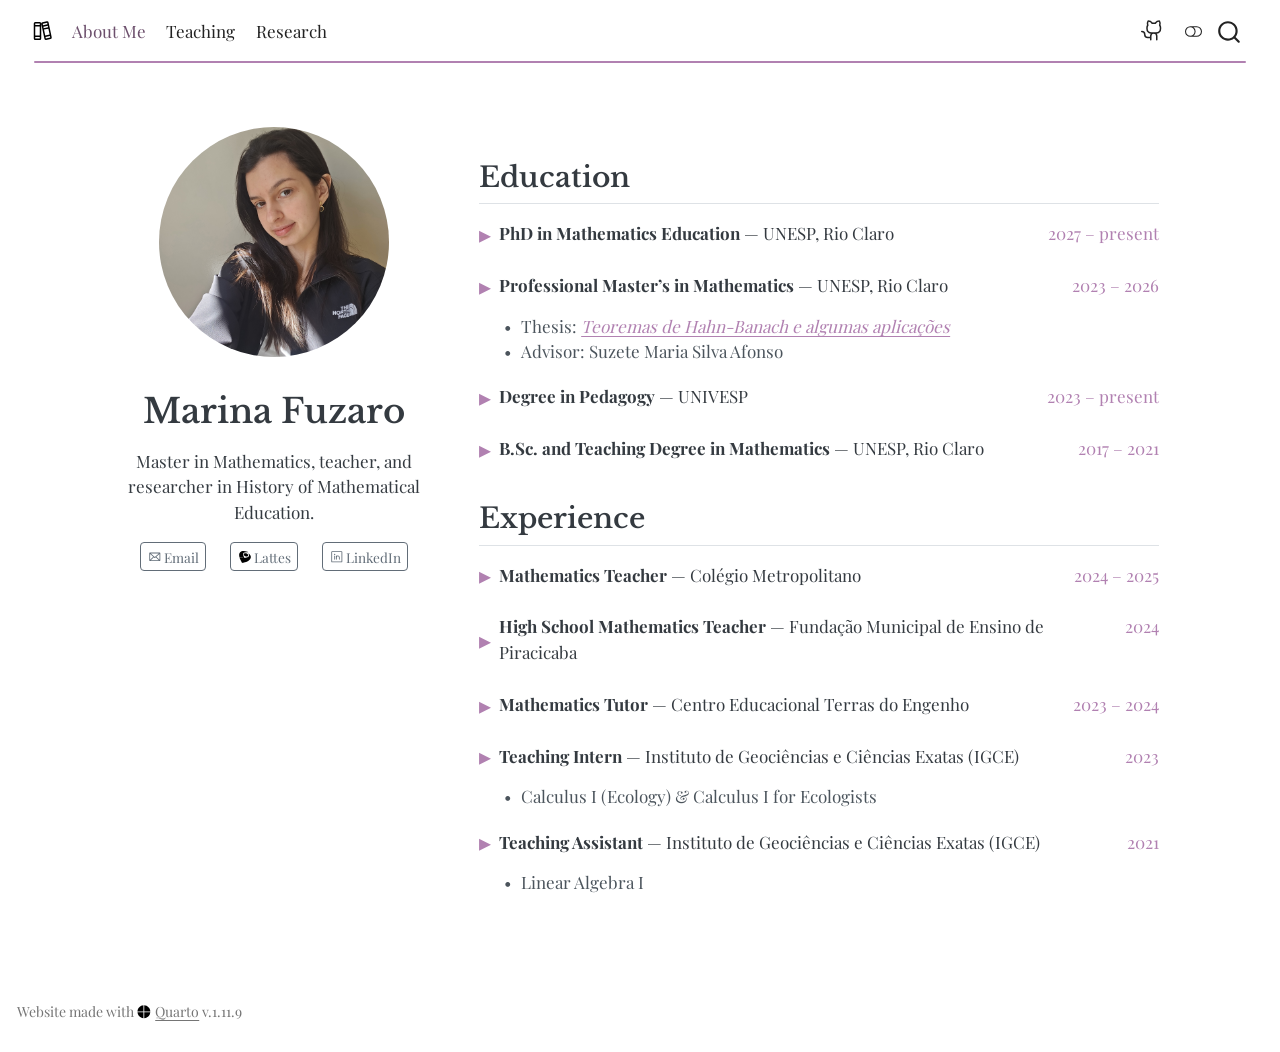
<file: index.html>
<!DOCTYPE html>
<html xmlns="http://www.w3.org/1999/xhtml" lang="en" xml:lang="en"><head>

<meta charset="utf-8">
<meta name="generator" content="quarto-1.11.9">

<meta name="viewport" content="width=device-width, initial-scale=1.0, user-scalable=yes">


<title>Marina Fuzaro</title>
<style>
/* Default styles provided by pandoc.
** See https://pandoc.org/MANUAL.html#variables-for-html for config info.
*/
span.smallcaps{font-variant: small-caps;}
div.columns{display: flex; gap: 1.5em;}
div.column{flex: auto;}
@media screen {
div.columns{gap: min(4vw, 1.5em);}
div.column{overflow-x: auto;}
}
div.hanging-indent{margin-left: 1.5em; text-indent: -1.5em;}
ul.task-list{list-style: none;}
ul.task-list li input[type="checkbox"] {
  width: 0.8em;
  margin: 0 0.8em 0.2em -1em; /* quarto-specific, see https://github.com/quarto-dev/quarto-cli/issues/4556 */ 
  vertical-align: middle;
}
</style>


<script src="site_libs/quarto-nav/quarto-nav.js"></script>
<script src="site_libs/quarto-nav/headroom.min.js"></script>
<script src="site_libs/clipboard/clipboard.min.js"></script>
<script src="site_libs/quarto-search/autocomplete.umd.js"></script>
<script src="site_libs/quarto-search/fuse.min.js"></script>
<script src="site_libs/quarto-search/quarto-search.js"></script>
<meta name="quarto:offset" content="./">
<script src="site_libs/quarto-html/quarto.js" type="module"></script>
<script src="site_libs/quarto-html/tabsets/tabsets.js" type="module"></script>
<script src="site_libs/quarto-html/scrollable-regions/scrollable-regions.js" type="module"></script>
<script src="site_libs/quarto-html/popper.min.js"></script>
<script src="site_libs/quarto-html/tippy.umd.min.js"></script>
<script src="site_libs/quarto-html/anchor.min.js"></script>
<link href="site_libs/quarto-html/tippy.css" rel="stylesheet">
<link href="site_libs/quarto-html/quarto-syntax-highlighting-63b5708e65d6cd79cd7618c58d0c21e7.css" rel="stylesheet" class="quarto-color-scheme" id="quarto-text-highlighting-styles">
<link href="site_libs/quarto-html/quarto-syntax-highlighting-dark-447e42e69aaa9833c0ba1b986f430b20.css" rel="stylesheet" class="quarto-color-scheme quarto-color-alternate" id="quarto-text-highlighting-styles">
<link href="site_libs/quarto-html/quarto-syntax-highlighting-63b5708e65d6cd79cd7618c58d0c21e7.css" rel="stylesheet" class="quarto-color-scheme-extra" id="quarto-text-highlighting-styles">
<script src="site_libs/bootstrap/bootstrap.min.js"></script>
<link href="site_libs/bootstrap/bootstrap-icons.css" rel="stylesheet">
<link href="site_libs/bootstrap/bootstrap-db64bd2aeeac2d63142adee6f4786b34.min.css" rel="stylesheet" append-hash="true" class="quarto-color-scheme" id="quarto-bootstrap" data-mode="light">
<link href="site_libs/bootstrap/bootstrap-dark-7a528909fb70dd95037801e3ada7a90f.min.css" rel="stylesheet" append-hash="true" class="quarto-color-scheme quarto-color-alternate" id="quarto-bootstrap" data-mode="dark">
<link href="site_libs/bootstrap/bootstrap-db64bd2aeeac2d63142adee6f4786b34.min.css" rel="stylesheet" append-hash="true" class="quarto-color-scheme-extra" id="quarto-bootstrap" data-mode="light">
<script id="quarto-search-options" type="application/json">{
  "location": "navbar",
  "copy-button": false,
  "collapse-after": 3,
  "panel-placement": "end",
  "type": "overlay",
  "limit": 50,
  "keyboard-shortcut": [
    "f",
    "/",
    "s"
  ],
  "show-item-context": false,
  "language": {
    "search-no-results-text": "No results",
    "search-matching-documents-text": "matching documents",
    "search-copy-link-title": "Copy link to search",
    "search-hide-matches-text": "Hide additional matches",
    "search-more-match-text": "more match in this document",
    "search-more-matches-text": "more matches in this document",
    "search-clear-button-title": "Clear",
    "search-text-placeholder": "",
    "search-detached-cancel-button-title": "Cancel",
    "search-submit-button-title": "Submit",
    "search-label": "Search"
  }
}</script>


<meta property="og:title" content="Marina Fuzaro">
<meta property="og:image" content="https://marinafuzaro.github.io/www/img/profile.jpeg">
<meta property="og:image:height" content="2736">
<meta property="og:image:width" content="3648">
</head>

<body class="nav-fixed fullcontent quarto-light"><a id="quarto-skip-link" class="visually-hidden-focusable" href="#quarto-document-content">Skip to main content</a><script id="quarto-html-before-body" type="application/javascript">
    const toggleBodyColorMode = (bsSheetEl) => {
      const mode = bsSheetEl.getAttribute("data-mode");
      const bodyEl = window.document.querySelector("body");
      if (mode === "dark") {
        bodyEl.classList.add("quarto-dark");
        bodyEl.classList.remove("quarto-light");
      } else {
        bodyEl.classList.add("quarto-light");
        bodyEl.classList.remove("quarto-dark");
      }
    }
    const toggleBodyColorPrimary = () => {
      const bsSheetEl = window.document.querySelector("link#quarto-bootstrap:not([rel=disabled-stylesheet])");
      if (bsSheetEl) {
        toggleBodyColorMode(bsSheetEl);
      }
    }
    const setColorSchemeToggle = (alternate) => {
      const toggles = window.document.querySelectorAll('.quarto-color-scheme-toggle');
      for (let i=0; i < toggles.length; i++) {
        const toggle = toggles[i];
        if (toggle) {
          toggle.setAttribute("aria-checked", alternate ? "true" : "false");
          if (alternate) {
            toggle.classList.add("alternate");
          } else {
            toggle.classList.remove("alternate");
          }
        }
      }
    };
    const toggleColorMode = (alternate) => {
      // Switch the stylesheets
      const primaryStylesheets = window.document.querySelectorAll('link.quarto-color-scheme:not(.quarto-color-alternate)');
      const alternateStylesheets = window.document.querySelectorAll('link.quarto-color-scheme.quarto-color-alternate');
      manageTransitions('#quarto-margin-sidebar .nav-link', false);
      if (alternate) {
        // note: dark is layered on light, we don't disable primary!
        enableStylesheet(alternateStylesheets);
        for (const sheetNode of alternateStylesheets) {
          if (sheetNode.id === "quarto-bootstrap") {
            toggleBodyColorMode(sheetNode);
          }
        }
      } else {
        disableStylesheet(alternateStylesheets);
        enableStylesheet(primaryStylesheets)
        toggleBodyColorPrimary();
      }
      manageTransitions('#quarto-margin-sidebar .nav-link', true);
      // Switch the toggles
      setColorSchemeToggle(alternate)
    }
    // Hack to workaround the fact that safari doesn't
    // properly recolor the scrollbar when toggling (#1455).
    // Not run on load: stylesheets are set before first paint there, and
    // scrolling would undo the scroll to a URL fragment (#14973).
    // The one pixel nudge keeps the reader where they were.
    const refreshSafariScrollbar = () => {
      if (navigator.userAgent.indexOf('Safari') > 0 && navigator.userAgent.indexOf('Chrome') == -1) {
        manageTransitions("body", false);
        const scrollY = window.scrollY;
        window.scrollTo(0, scrollY > 0 ? scrollY - 1 : 1);
        setTimeout(() => {
          window.scrollTo(0, scrollY);
          manageTransitions("body", true);
        }, 40);
      }
    }
    const disableStylesheet = (stylesheets) => {
      for (let i=0; i < stylesheets.length; i++) {
        const stylesheet = stylesheets[i];
        stylesheet.rel = 'disabled-stylesheet';
      }
    }
    const enableStylesheet = (stylesheets) => {
      for (let i=0; i < stylesheets.length; i++) {
        const stylesheet = stylesheets[i];
        if(stylesheet.rel !== 'stylesheet') { // for Chrome, which will still FOUC without this check
          stylesheet.rel = 'stylesheet';
        }
      }
    }
    const manageTransitions = (selector, allowTransitions) => {
      const els = window.document.querySelectorAll(selector);
      for (let i=0; i < els.length; i++) {
        const el = els[i];
        if (allowTransitions) {
          el.classList.remove('notransition');
        } else {
          el.classList.add('notransition');
        }
      }
    }
    const isFileUrl = () => {
      return window.location.protocol === 'file:';
    }
    const hasAlternateSentinel = () => {
      let styleSentinel = getColorSchemeSentinel();
      if (styleSentinel !== null) {
        return styleSentinel === "alternate";
      } else {
        return false;
      }
    }
    const setStyleSentinel = (alternate) => {
      const value = alternate ? "alternate" : "default";
      if (!isFileUrl()) {
        window.localStorage.setItem("quarto-color-scheme", value);
      } else {
        localAlternateSentinel = value;
      }
    }
    const getColorSchemeSentinel = () => {
      if (!isFileUrl()) {
        const storageValue = window.localStorage.getItem("quarto-color-scheme");
        return storageValue != null ? storageValue : localAlternateSentinel;
      } else {
        return localAlternateSentinel;
      }
    }
    const toggleGiscusIfUsed = (isAlternate, darkModeDefault) => {
      const baseTheme = document.querySelector('#giscus-base-theme')?.value ?? 'light';
      const alternateTheme = document.querySelector('#giscus-alt-theme')?.value ?? 'dark';
      let newTheme = '';
      if(authorPrefersDark) {
        newTheme = isAlternate ? baseTheme : alternateTheme;
      } else {
        newTheme = isAlternate ? alternateTheme : baseTheme;
      }
      const changeGiscusTheme = () => {
        // From: https://github.com/giscus/giscus/issues/336
        const sendMessage = (message) => {
          const iframe = document.querySelector('iframe.giscus-frame');
          if (!iframe) return;
          iframe.contentWindow.postMessage({ giscus: message }, 'https://giscus.app');
        }
        sendMessage({
          setConfig: {
            theme: newTheme
          }
        });
      }
      const isGiscussLoaded = window.document.querySelector('iframe.giscus-frame') !== null;
      if (isGiscussLoaded) {
        changeGiscusTheme();
      }
    };
    const authorPrefersDark = false;
    const darkModeDefault = authorPrefersDark;
      document.querySelector('link#quarto-text-highlighting-styles.quarto-color-scheme-extra').rel = 'disabled-stylesheet';
      document.querySelector('link#quarto-bootstrap.quarto-color-scheme-extra').rel = 'disabled-stylesheet';
    let localAlternateSentinel = darkModeDefault ? 'alternate' : 'default';
    // Dark / light mode switch
    window.quartoToggleColorScheme = () => {
      // Read the current dark / light value
      let toAlternate = !hasAlternateSentinel();
      toggleColorMode(toAlternate);
      refreshSafariScrollbar();
      setStyleSentinel(toAlternate);
      toggleGiscusIfUsed(toAlternate, darkModeDefault);
      window.dispatchEvent(new Event('resize'));
    };
    // Switch to dark mode if need be
    if (hasAlternateSentinel()) {
      toggleColorMode(true);
    } else {
      toggleColorMode(false);
    }
  </script>

<div id="quarto-search-results"></div>
  <header id="quarto-header" class="headroom fixed-top">
    <nav class="navbar navbar-expand-lg " data-bs-theme="dark" aria-label="Site">
      <div class="navbar-container container-fluid">
      <div class="navbar-brand-container mx-auto">
    <a href="./index.html" class="navbar-brand navbar-brand-logo">
    <img src="./www/icons/books.svg" alt="" class="navbar-logo light-content">
    <img src="./www/icons/books.svg" alt="" class="navbar-logo dark-content">
    </a>
  </div>
          <button class="navbar-toggler" type="button" data-bs-toggle="collapse" data-bs-target="#navbarCollapse" aria-controls="navbarCollapse" aria-expanded="false" aria-label="Toggle navigation" onclick="if (window.quartoToggleHeadroom) { window.quartoToggleHeadroom(); }">
  <span class="navbar-toggler-icon"></span>
</button>
          <div class="collapse navbar-collapse" id="navbarCollapse">
            <ul class="navbar-nav navbar-nav-scroll me-auto">
  <li class="nav-item">
    <a class="nav-link active" href="./index.html" aria-current="page"> 
<span class="menu-text">About Me</span></a>
  </li>  
  <li class="nav-item">
    <a class="nav-link" href="./teaching/index.html"> 
<span class="menu-text">Teaching</span></a>
  </li>  
  <li class="nav-item">
    <a class="nav-link" href="./research/index.html"> 
<span class="menu-text">Research</span></a>
  </li>  
</ul>
            <ul class="navbar-nav navbar-nav-scroll ms-auto">
  <li class="nav-item">
    <a class="nav-link" href="https://github.com/marinafuzaro"> 
<span class="menu-text"><svg class="nav-icon" aria-hidden="true"><use href="www/icons/github.svg#icon"></use></svg></span></a>
  </li>  
</ul>
          </div> <!-- /navcollapse -->
            <div class="quarto-navbar-tools">
  <button type="button" role="switch" aria-checked="false" class="quarto-color-scheme-toggle quarto-navigation-tool  px-1" onclick="window.quartoToggleColorScheme(); return false;" title="Toggle dark mode" aria-label="Toggle dark mode"><i class="bi"></i></button>
</div>
            <div id="quarto-search" class="" title="Search"></div>
      </div> <!-- /container-fluid -->
    </nav>
</header>
<!-- content -->
<div id="quarto-content" class="quarto-container page-columns page-rows-contents page-layout-article page-navbar">
<!-- sidebar -->
<!-- margin-sidebar -->
    
<!-- main -->
<main class="content" id="quarto-document-content" tabindex="-1"><header id="title-block-header" class="quarto-title-block"></header>





<div class="about-split">
<div class="about-split-left">
<p><img src="www/img/profile.jpeg" class="about-photo img-fluid"></p>
<section id="marina-fuzaro" class="level1">
<h1>Marina Fuzaro</h1>
<p>Master in Mathematics, teacher, and researcher in History of Mathematical Education.</p>
<div class="about-links">
<a href="mailto:marinafuzaro@gmail.com" class="about-link"><svg class="nav-icon" aria-hidden="true"><use href="www/icons/email.svg#icon"></use></svg> Email</a><a href="http://lattes.cnpq.br/7681457601206658" class="about-link"><img src="www/icons/lattes.svg" class="nav-icon" alt=""> Lattes</a><a href="https://www.linkedin.com/in/marina-fuzaro-magossi-3babb8157/" class="about-link"><svg class="nav-icon" aria-hidden="true"><use href="www/icons/linkedin.svg#icon"></use></svg> LinkedIn</a>
</div>
</section>
</div>
<div class="about-split-right">
<section id="education" class="level2">
<h2 class="anchored" data-anchor-id="education">Education</h2>
<div class="edu-entry">
<div class="edu-header">
<span class="edu-title"><strong>PhD in Mathematics Education</strong> — UNESP, Rio Claro</span><span class="edu-date">2027 – present</span>
</div>
</div>
<div class="edu-entry">
<div class="edu-header">
<span class="edu-title"><strong>Professional Master’s in Mathematics</strong> — UNESP, Rio Claro</span><span class="edu-date">2023 – 2026</span>
</div>
<ul class="edu-details">
<li>
Thesis: <a href="https://repositorio.unesp.br/entities/publication/4f49a472-bc82-4ee1-9a16-e60a361b49d6"><em>Teoremas de Hahn-Banach e algumas aplicações</em></a>
</li>
<li>
Advisor: Suzete Maria Silva Afonso
</li>
</ul>
</div>
<div class="edu-entry">
<div class="edu-header">
<span class="edu-title"><strong>Degree in Pedagogy</strong> — UNIVESP</span><span class="edu-date">2023 – present</span>
</div>
</div>
<div class="edu-entry">
<div class="edu-header">
<span class="edu-title"><strong>B.Sc. and Teaching Degree in Mathematics</strong> — UNESP, Rio Claro</span><span class="edu-date">2017 – 2021</span>
</div>
</div>
</section>
<section id="experience" class="level2">
<h2 class="anchored" data-anchor-id="experience">Experience</h2>
<div class="edu-entry">
<div class="edu-header">
<span class="edu-title"><strong>Mathematics Teacher</strong> — Colégio Metropolitano</span><span class="edu-date">2024 – 2025</span>
</div>
</div>
<div class="edu-entry">
<div class="edu-header">
<span class="edu-title"><strong>High School Mathematics Teacher</strong> — Fundação Municipal de Ensino de Piracicaba </span><span class="edu-date">2024</span>
</div>
</div>
<div class="edu-entry">
<div class="edu-header">
<span class="edu-title"><strong>Mathematics Tutor</strong> — Centro Educacional Terras do Engenho</span><span class="edu-date">2023 – 2024</span>
</div>
</div>
<div class="edu-entry">
<div class="edu-header">
<span class="edu-title"><strong>Teaching Intern</strong> — Instituto de Geociências e Ciências Exatas (IGCE)</span><span class="edu-date">2023</span>
</div>
<ul class="edu-details">
<li>
Calculus I (Ecology) &amp; Calculus I for Ecologists
</li>
</ul>
</div>
<div class="edu-entry">
<div class="edu-header">
<span class="edu-title"><strong>Teaching Assistant</strong> — Instituto de Geociências e Ciências Exatas (IGCE)</span><span class="edu-date">2021</span>
</div>
<ul class="edu-details">
<li>
Linear Algebra I
</li>
</ul>
</div>
</section>
</div>
</div>



</main> <!-- /main -->
<script id="quarto-html-after-body" type="application/javascript">
  window.document.addEventListener("DOMContentLoaded", function (event) {
    // Ensure there is a toggle, if there isn't float one in the top right
    if (window.document.querySelector('.quarto-color-scheme-toggle') === null) {
      const toggle = window.document.createElement('button');
      toggle.type = "button";
      toggle.setAttribute("role", "switch");
      toggle.setAttribute("aria-checked", "false");
      toggle.classList.add('top-right');
      toggle.classList.add('quarto-color-scheme-toggle');
      toggle.setAttribute("aria-label", "Toggle dark mode");
      toggle.onclick = function() { try { window.quartoToggleColorScheme(); } catch {} return false; };
      const i = window.document.createElement("i");
      i.classList.add('bi');
      toggle.appendChild(i);
      // Put the toggle in a landmark of its own, so that landmark navigation
      // can reach it.
      //
      // The container is always a fresh direct child of body, and the toggle is
      // never moved into page furniture that the theme or the author controls.
      // The toggle is positioned against the page, so any ancestor that
      // establishes a containing block captures it: a positioned element or a
      // grid for position: absolute, and transform, filter, will-change or
      // contain for position: fixed. A direct child of body has none of these
      // to inherit, and the shift when one appears is silent and visual.
      //
      // ARIA says a document should have at most one banner, and axe reports a
      // duplicate whether or not the banners carry distinct labels. So use a
      // header when the page has no banner yet, and a named region otherwise.
      //
      // A header is a banner wherever it sits, unless it is inside sectioning
      // content, so this cannot just look at the children of body: a custom
      // page layout wraps the title block header in a plain div. An explicit
      // role="banner" always counts.
      const sectioning = 'article, aside, main, nav, section, [role="article"], [role="complementary"], [role="main"], [role="navigation"], [role="region"]';
      const hasBanner = Array.from(
        window.document.querySelectorAll('header:not([role]), [role="banner"]')
      ).some(function(el) {
        return el.hasAttribute("role") || el.closest(sectioning) === null;
      });
      const container = window.document.createElement(hasBanner ? "div" : "header");
      if (hasBanner) {
        container.setAttribute("role", "region");
        container.setAttribute("aria-label", "Toggle dark mode");
      }
      container.classList.add('quarto-color-scheme-toggle-container');
      container.appendChild(toggle);
      window.document.body.appendChild(container);
    }
    setColorSchemeToggle(hasAlternateSentinel())
    const icon = "";
    const anchorJS = new window.AnchorJS();
    anchorJS.options = {
      placement: 'right',
      icon: icon
    };
    anchorJS.add('.anchored');
    const isCodeAnnotation = (el) => {
      for (const clz of el.classList) {
        if (clz.startsWith('code-annotation-')) {                     
          return true;
        }
      }
      return false;
    }
    const onCopySuccess = function(e) {
      // button target
      const button = e.trigger;
      // don't keep focus
      button.blur();
      // flash "checked"
      button.classList.add('code-copy-button-checked');
      var currentTitle = button.getAttribute("title");
      button.setAttribute("title", "Copied!");
      let tooltip;
      if (window.bootstrap) {
        button.setAttribute("data-bs-toggle", "tooltip");
        button.setAttribute("data-bs-placement", "left");
        button.setAttribute("data-bs-title", "Copied!");
        tooltip = new bootstrap.Tooltip(button, 
          { trigger: "manual", 
            customClass: "code-copy-button-tooltip",
            offset: [0, -8]});
        tooltip.show();    
      }
      setTimeout(function() {
        if (tooltip) {
          tooltip.hide();
          button.removeAttribute("data-bs-title");
          button.removeAttribute("data-bs-toggle");
          button.removeAttribute("data-bs-placement");
        }
        button.setAttribute("title", currentTitle);
        button.classList.remove('code-copy-button-checked');
      }, 1000);
      // clear code selection
      e.clearSelection();
    }
    const getTextToCopy = function(trigger) {
      const outerScaffold = trigger.parentElement.cloneNode(true);
      const codeEl = outerScaffold.querySelector('code');
      for (const childEl of codeEl.children) {
        if (isCodeAnnotation(childEl)) {
          childEl.remove();
        }
      }
      return codeEl.innerText;
    }
    const clipboard = new window.ClipboardJS('.code-copy-button:not([data-in-quarto-modal])', {
      text: getTextToCopy
    });
    clipboard.on('success', onCopySuccess);
    if (window.document.getElementById('quarto-embedded-source-code-modal')) {
      const clipboardModal = new window.ClipboardJS('.code-copy-button[data-in-quarto-modal]', {
        text: getTextToCopy,
        container: window.document.getElementById('quarto-embedded-source-code-modal')
      });
      clipboardModal.on('success', onCopySuccess);
    }
      var localhostRegex = new RegExp(/^(?:http|https):\/\/localhost\:?[0-9]*\//);
      var mailtoRegex = new RegExp(/^mailto:/);
        var filterRegex = new RegExp("https:\/\/marinafuzaro\.github\.io\/");
      var isInternal = (href) => {
          return filterRegex.test(href) || localhostRegex.test(href) || mailtoRegex.test(href);
      }
      // Inspect non-navigation links and adorn them if external
      window.quartoDecorateExternalLinks = function (root) {
     var links = (root || window.document).querySelectorAll('a[href]:not(.nav-link):not(.navbar-brand):not(.toc-action):not(.sidebar-link):not(.sidebar-item-toggle):not(.pagination-link):not(.no-external):not([aria-hidden]):not(.dropdown-item):not(.quarto-navigation-tool):not(.about-link)');
      for (var i=0; i<links.length; i++) {
        const link = links[i];
        if (!isInternal(link.href)) {
          // undo the damage that might have been done by quarto-nav.js in the case of
          // links that we want to consider external
          if (link.dataset.originalHref !== undefined) {
            link.href = link.dataset.originalHref;
          }
          if (!link.classList.contains('no-external-icon')) {
          }
        }
      }
      };
      window.quartoDecorateExternalLinks(window.document);
    // Esc closes the popup (WCAG 1.4.13) and focus leaving both trigger and
    // popup closes it (WCAG 2.4.11); tippy handles neither for interactive popups.
    const hideOnEscAndFocusOut = {
      name: 'hideOnEscAndFocusOut',
      defaultValue: true,
      fn(instance) {
        const dismiss = () => {
          // A show scheduled by the trigger delay would otherwise reopen it
          instance.clearDelayTimeouts();
          instance.hide();
        };
        const onKeyDown = (event) => {
          if (event.key !== 'Escape') {
            return;
          }
          // Keep Esc from also reaching page handlers (e.g. reveal.js overview),
          // except an open reveal.js slide menu, which Esc should close too.
          // The menu handles keys only when its keyboard option is on.
          const menuHandlesEsc = window.Reveal?.getPlugin?.('menu')?.isOpen() &&
            window.Reveal.getConfig().menu?.keyboard !== false;
          if (!menuHandlesEsc) {
            event.stopPropagation();
          }
          if (instance.popper.contains(window.document.activeElement)) {
            // Disabled while refocusing so the focus trigger does not reopen it
            instance.disable();
            instance.reference.focus();
            instance.enable();
          }
          dismiss();
        };
        const onFocusOut = (event) => {
          const target = event.relatedTarget;
          if (target && !instance.reference.contains(target) &&
              !instance.popper.contains(target)) {
            dismiss();
          }
        };
        // On the trigger too: a click trigger (code-annotations: select) has no
        // blur handling. Attached for the instance's lifetime so leaving the
        // trigger also cancels a show still pending on the trigger delay.
        instance.reference.addEventListener('focusout', onFocusOut);
        return {
          onShow() {
            window.document.addEventListener('keydown', onKeyDown, true);
            instance.popper.addEventListener('focusout', onFocusOut);
          },
          onHide() {
            window.document.removeEventListener('keydown', onKeyDown, true);
            instance.popper.removeEventListener('focusout', onFocusOut);
          },
          onDestroy() {
            instance.reference.removeEventListener('focusout', onFocusOut);
          },
        };
      },
    };
    function tippyHover(el, contentFn, onTriggerFn, onUntriggerFn) {
      const config = {
        allowHTML: true,
        maxWidth: 500,
        delay: 100,
        arrow: false,
        appendTo: function(el) {
            return el.parentElement;
        },
        interactive: true,
        interactiveBorder: 10,
        theme: 'quarto',
        placement: 'bottom-start',
        plugins: [hideOnEscAndFocusOut],
      };
      if (contentFn) {
        config.content = contentFn;
      }
      if (onTriggerFn) {
        config.onTrigger = onTriggerFn;
      }
      if (onUntriggerFn) {
        config.onUntrigger = onUntriggerFn;
      }
      window.tippy(el, config); 
    }
    const noterefs = window.document.querySelectorAll('a[role="doc-noteref"]');
    for (var i=0; i<noterefs.length; i++) {
      const ref = noterefs[i];
      tippyHover(ref, function() {
        // use id or data attribute instead here
        let href = ref.getAttribute('data-footnote-href') || ref.getAttribute('href');
        try { href = new URL(href).hash; } catch {}
        const id = href.replace(/^#\/?/, "");
        const note = window.document.getElementById(id);
        if (note) {
          return note.innerHTML;
        } else {
          return "";
        }
      });
    }
    const xrefs = window.document.querySelectorAll('a.quarto-xref');
    const processXRef = (id, note) => {
      // Strip column container classes
      const stripColumnClz = (el) => {
        el.classList.remove("page-full", "page-columns");
        if (el.children) {
          for (const child of el.children) {
            stripColumnClz(child);
          }
        }
      }
      stripColumnClz(note)
      if (id === null || id.startsWith('sec-')) {
        // Special case sections, only their first couple elements
        const container = document.createElement("div");
        if (note.children && note.children.length > 2) {
          container.appendChild(note.children[0].cloneNode(true));
          for (let i = 1; i < note.children.length; i++) {
            const child = note.children[i];
            if (child.tagName === "P" && child.innerText === "") {
              continue;
            } else {
              container.appendChild(child.cloneNode(true));
              break;
            }
          }
          if (window.Quarto?.typesetMath) {
            window.Quarto.typesetMath(container);
          }
          return container.innerHTML
        } else {
          if (window.Quarto?.typesetMath) {
            window.Quarto.typesetMath(note);
          }
          return note.innerHTML;
        }
      } else {
        // Remove any anchor links if they are present
        const anchorLink = note.querySelector('a.anchorjs-link');
        if (anchorLink) {
          anchorLink.remove();
        }
        if (window.Quarto?.typesetMath) {
          window.Quarto.typesetMath(note);
        }
        if (note.classList.contains("callout")) {
          return note.outerHTML;
        } else {
          return note.innerHTML;
        }
      }
    }
    for (var i=0; i<xrefs.length; i++) {
      const xref = xrefs[i];
      tippyHover(xref, undefined, function(instance) {
        instance.disable();
        let url = xref.getAttribute('href');
        let hash = undefined; 
        if (url.startsWith('#')) {
          hash = url;
        } else {
          try { hash = new URL(url).hash; } catch {}
        }
        if (hash) {
          const id = hash.replace(/^#\/?/, "");
          const note = window.document.getElementById(id);
          if (note !== null) {
            try {
              const html = processXRef(id, note.cloneNode(true));
              instance.setContent(html);
            } finally {
              instance.enable();
              instance.show();
            }
          } else {
            // See if we can fetch this
            fetch(url.split('#')[0])
            .then(res => res.text())
            .then(html => {
              const parser = new DOMParser();
              const htmlDoc = parser.parseFromString(html, "text/html");
              const note = htmlDoc.getElementById(id);
              if (note !== null) {
                const html = processXRef(id, note);
                instance.setContent(html);
              } 
            }).finally(() => {
              instance.enable();
              instance.show();
            });
          }
        } else {
          // See if we can fetch a full url (with no hash to target)
          // This is a special case and we should probably do some content thinning / targeting
          fetch(url)
          .then(res => res.text())
          .then(html => {
            const parser = new DOMParser();
            const htmlDoc = parser.parseFromString(html, "text/html");
            const note = htmlDoc.querySelector('main.content');
            if (note !== null) {
              // This should only happen for chapter cross references
              // (since there is no id in the URL)
              // remove the first header
              if (note.children.length > 0 && note.children[0].tagName === "HEADER") {
                note.children[0].remove();
              }
              const html = processXRef(null, note);
              instance.setContent(html);
            } 
          }).finally(() => {
            instance.enable();
            instance.show();
          });
        }
      }, function(instance) {
      });
    }
        let selectedAnnoteEl;
        const selectorForAnnotation = ( cell, annotation) => {
          let cellAttr = 'data-code-cell="' + cell + '"';
          let lineAttr = 'data-code-annotation="' +  annotation + '"';
          const selector = 'span[' + cellAttr + '][' + lineAttr + ']';
          return selector;
        }
        const selectCodeLines = (annoteEl) => {
          const doc = window.document;
          const targetCell = annoteEl.getAttribute("data-target-cell");
          const targetAnnotation = annoteEl.getAttribute("data-target-annotation");
          const annoteSpan = window.document.querySelector(selectorForAnnotation(targetCell, targetAnnotation));
          const lines = annoteSpan.getAttribute("data-code-lines").split(",");
          const lineIds = lines.map((line) => {
            return targetCell + "-" + line;
          })
          // Each band is positioned against its own containing block, which is
          // not the offsetParent of the lines, so place it from client rects.
          const placeBand = (band, firstEl, lastEl, codeBlock) => {
            const container = band.offsetParent;
            if (container === null) {
              return;
            }
            const containerRect = container.getBoundingClientRect();
            // Reveal.js scales slides with a transform, so convert client
            // pixels back to the CSS pixels of the container.
            const scale = containerRect.height / container.offsetHeight || 1;
            const firstRect = firstEl.getBoundingClientRect();
            const lastRect = lastEl.getBoundingClientRect();
            const top = (firstRect.top - containerRect.top) / scale - container.clientTop + container.scrollTop;
            const height = (lastRect.bottom - firstRect.top) / scale;
            band.style.top = top - 2 + "px";
            band.style.height = height + 4 + "px";
            if (codeBlock) {
              // Without the copy button wrapper, the containing block is wider
              // than the code block, so span the code block explicitly.
              const blockRect = codeBlock.getBoundingClientRect();
              band.style.left = (blockRect.left - containerRect.left) / scale - container.clientLeft + container.scrollLeft + "px";
              band.style.width = blockRect.width / scale + "px";
            }
          };
          if (lineIds.length > 0) {
            const el = window.document.getElementById(lineIds[0]);
            const lastEl = window.document.getElementById(lineIds[lineIds.length - 1]);
            const parent = el.parentElement.parentElement;
            // cook up a div (if necessary) and position it
            let div = window.document.getElementById("code-annotation-line-highlight");
            if (div === null) {
              div = window.document.createElement("div");
              div.setAttribute("id", "code-annotation-line-highlight");
              div.style.position = 'absolute';
              parent.appendChild(div);
            }
            placeBand(div, el, lastEl, parent.closest("div.sourceCode") || parent);
            let gutterDiv = window.document.getElementById("code-annotation-line-highlight-gutter");
            if (gutterDiv === null) {
              gutterDiv = window.document.createElement("div");
              gutterDiv.setAttribute("id", "code-annotation-line-highlight-gutter");
              gutterDiv.style.position = 'absolute';
              const codeCell = window.document.getElementById(targetCell);
              const gutter = codeCell.querySelector('.code-annotation-gutter');
              gutter.appendChild(gutterDiv);
            }
            placeBand(gutterDiv, el, lastEl);
            selectedAnnoteEl = annoteEl;
          }
        };
        const unselectCodeLines = () => {
          const elementsIds = ["code-annotation-line-highlight", "code-annotation-line-highlight-gutter"];
          elementsIds.forEach((elId) => {
            const div = window.document.getElementById(elId);
            if (div) {
              div.remove();
            }
          });
          selectedAnnoteEl = undefined;
        };
          // Handle positioning of the toggle
      window.addEventListener(
        "resize",
        throttle(() => {
          elRect = undefined;
          if (selectedAnnoteEl) {
            selectCodeLines(selectedAnnoteEl);
          }
        }, 10)
      );
      function throttle(fn, ms) {
      let throttle = false;
      let timer;
        return (...args) => {
          if(!throttle) { // first call gets through
              fn.apply(this, args);
              throttle = true;
          } else { // all the others get throttled
              if(timer) clearTimeout(timer); // cancel #2
              timer = setTimeout(() => {
                fn.apply(this, args);
                timer = throttle = false;
              }, ms);
          }
        };
      }
        // Attach click handler to the DT
        const annoteDls = window.document.querySelectorAll('dt[data-target-cell]');
        for (const annoteDlNode of annoteDls) {
          annoteDlNode.addEventListener('click', (event) => {
            const clickedEl = event.target;
            if (clickedEl !== selectedAnnoteEl) {
              unselectCodeLines();
              const activeEl = window.document.querySelector('dt[data-target-cell].code-annotation-active');
              if (activeEl) {
                activeEl.classList.remove('code-annotation-active');
              }
              selectCodeLines(clickedEl);
              clickedEl.classList.add('code-annotation-active');
            } else {
              // Unselect the line
              unselectCodeLines();
              clickedEl.classList.remove('code-annotation-active');
            }
          });
        }
    const findCites = (el) => {
      const parentEl = el.parentElement;
      if (parentEl) {
        const cites = parentEl.dataset.cites;
        if (cites) {
          return {
            el,
            cites: cites.split(' ')
          };
        } else {
          return findCites(el.parentElement)
        }
      } else {
        return undefined;
      }
    };
    var bibliorefs = window.document.querySelectorAll('a[role="doc-biblioref"]');
    for (var i=0; i<bibliorefs.length; i++) {
      const ref = bibliorefs[i];
      const citeInfo = findCites(ref);
      if (citeInfo) {
        tippyHover(citeInfo.el, function() {
          var popup = window.document.createElement('div');
          citeInfo.cites.forEach(function(cite) {
            var citeDiv = window.document.createElement('div');
            citeDiv.classList.add('hanging-indent');
            citeDiv.classList.add('csl-entry');
            var biblioDiv = window.document.getElementById('ref-' + cite);
            if (biblioDiv) {
              citeDiv.innerHTML = biblioDiv.innerHTML;
            }
            popup.appendChild(citeDiv);
          });
          return popup.innerHTML;
        });
      }
    }
  });
  </script>
  <script type="application/javascript">
  window.quartoScrollableRegionsLabels = {"code":"Scrollable code","output":"Scrollable output"};
  </script>
</div> <!-- /content -->
<footer class="footer">
  <div class="nav-footer">
    <div class="nav-footer-left">
<p>Website made with <a href="https://quarto.org"><img src="www/icons/quarto.svg" class="nav-icon" alt="" aria-hidden="true">Quarto</a> v.1.11.9</p>
</div>   
    <div class="nav-footer-center">
      &nbsp;
    </div>
    <div class="nav-footer-right">
      &nbsp;
    </div>
  </div>
</footer>




</body></html>
</file>
<file: site_libs/quarto-html/tippy.css>
.tippy-box[data-animation=fade][data-state=hidden]{opacity:0}[data-tippy-root]{max-width:calc(100vw - 10px)}.tippy-box{position:relative;background-color:#333;color:#fff;border-radius:4px;font-size:14px;line-height:1.4;white-space:normal;outline:0;transition-property:transform,visibility,opacity}.tippy-box[data-placement^=top]>.tippy-arrow{bottom:0}.tippy-box[data-placement^=top]>.tippy-arrow:before{bottom:-7px;left:0;border-width:8px 8px 0;border-top-color:initial;transform-origin:center top}.tippy-box[data-placement^=bottom]>.tippy-arrow{top:0}.tippy-box[data-placement^=bottom]>.tippy-arrow:before{top:-7px;left:0;border-width:0 8px 8px;border-bottom-color:initial;transform-origin:center bottom}.tippy-box[data-placement^=left]>.tippy-arrow{right:0}.tippy-box[data-placement^=left]>.tippy-arrow:before{border-width:8px 0 8px 8px;border-left-color:initial;right:-7px;transform-origin:center left}.tippy-box[data-placement^=right]>.tippy-arrow{left:0}.tippy-box[data-placement^=right]>.tippy-arrow:before{left:-7px;border-width:8px 8px 8px 0;border-right-color:initial;transform-origin:center right}.tippy-box[data-inertia][data-state=visible]{transition-timing-function:cubic-bezier(.54,1.5,.38,1.11)}.tippy-arrow{width:16px;height:16px;color:#333}.tippy-arrow:before{content:"";position:absolute;border-color:transparent;border-style:solid}.tippy-content{position:relative;padding:5px 9px;z-index:1}
</file>
<file: site_libs/quarto-html/quarto-syntax-highlighting-63b5708e65d6cd79cd7618c58d0c21e7.css>
/* quarto syntax highlight colors */
:root {
  --quarto-hl-ot-color: #003B4F;
  --quarto-hl-at-color: #657422;
  --quarto-hl-ss-color: #20794D;
  --quarto-hl-an-color: #5E5E5E;
  --quarto-hl-fu-color: #4758AB;
  --quarto-hl-st-color: #20794D;
  --quarto-hl-cf-color: #003B4F;
  --quarto-hl-op-color: #5E5E5E;
  --quarto-hl-er-color: #AD0000;
  --quarto-hl-bn-color: #AD0000;
  --quarto-hl-al-color: #AD0000;
  --quarto-hl-va-color: #111111;
  --quarto-hl-bu-color: inherit;
  --quarto-hl-ex-color: inherit;
  --quarto-hl-pp-color: #AD0000;
  --quarto-hl-in-color: #5E5E5E;
  --quarto-hl-vs-color: #20794D;
  --quarto-hl-wa-color: #5E5E5E;
  --quarto-hl-do-color: #5E5E5E;
  --quarto-hl-im-color: #00769E;
  --quarto-hl-ch-color: #20794D;
  --quarto-hl-dt-color: #AD0000;
  --quarto-hl-fl-color: #AD0000;
  --quarto-hl-co-color: #5E5E5E;
  --quarto-hl-cv-color: #5E5E5E;
  --quarto-hl-cn-color: #8f5902;
  --quarto-hl-sc-color: #5E5E5E;
  --quarto-hl-dv-color: #AD0000;
  --quarto-hl-kw-color: #003B4F;
}

/* other quarto variables */
:root {
  --quarto-font-monospace: SFMono-Regular, Menlo, Monaco, Consolas, "Liberation Mono", "Courier New", monospace;
}

/* syntax highlight based on Pandoc's rules */
pre > code.sourceCode > span {
  color: #003B4F;
}

code.sourceCode > span {
  color: #003B4F;
}

div.sourceCode,
div.sourceCode pre.sourceCode {
  color: #003B4F;
}

/* Normal */
code span {
  color: #003B4F;
}

/* Alert */
code span.al {
  color: #AD0000;
  font-style: inherit;
}

/* Annotation */
code span.an {
  color: #5E5E5E;
  font-style: inherit;
}

/* Attribute */
code span.at {
  color: #657422;
  font-style: inherit;
}

/* BaseN */
code span.bn {
  color: #AD0000;
  font-style: inherit;
}

/* BuiltIn */
code span.bu {
  font-style: inherit;
}

/* ControlFlow */
code span.cf {
  color: #003B4F;
  font-weight: bold;
  font-style: inherit;
}

/* Char */
code span.ch {
  color: #20794D;
  font-style: inherit;
}

/* Constant */
code span.cn {
  color: #8f5902;
  font-style: inherit;
}

/* Comment */
code span.co {
  color: #5E5E5E;
  font-style: inherit;
}

/* CommentVar */
code span.cv {
  color: #5E5E5E;
  font-style: italic;
}

/* Documentation */
code span.do {
  color: #5E5E5E;
  font-style: italic;
}

/* DataType */
code span.dt {
  color: #AD0000;
  font-style: inherit;
}

/* DecVal */
code span.dv {
  color: #AD0000;
  font-style: inherit;
}

/* Error */
code span.er {
  color: #AD0000;
  font-style: inherit;
}

/* Extension */
code span.ex {
  font-style: inherit;
}

/* Float */
code span.fl {
  color: #AD0000;
  font-style: inherit;
}

/* Function */
code span.fu {
  color: #4758AB;
  font-style: inherit;
}

/* Import */
code span.im {
  color: #00769E;
  font-style: inherit;
}

/* Information */
code span.in {
  color: #5E5E5E;
  font-style: inherit;
}

/* Keyword */
code span.kw {
  color: #003B4F;
  font-weight: bold;
  font-style: inherit;
}

/* Operator */
code span.op {
  color: #5E5E5E;
  font-style: inherit;
}

/* Other */
code span.ot {
  color: #003B4F;
  font-style: inherit;
}

/* Preprocessor */
code span.pp {
  color: #AD0000;
  font-style: inherit;
}

/* SpecialChar */
code span.sc {
  color: #5E5E5E;
  font-style: inherit;
}

/* SpecialString */
code span.ss {
  color: #20794D;
  font-style: inherit;
}

/* String */
code span.st {
  color: #20794D;
  font-style: inherit;
}

/* Variable */
code span.va {
  color: #111111;
  font-style: inherit;
}

/* VerbatimString */
code span.vs {
  color: #20794D;
  font-style: inherit;
}

/* Warning */
code span.wa {
  color: #5E5E5E;
  font-style: italic;
}

.prevent-inlining {
  content: "</";
}

/*# sourceMappingURL=054cc16b9e9817627be6994582d2ffb5.css.map */
</file>
<file: site_libs/quarto-html/quarto-syntax-highlighting-dark-447e42e69aaa9833c0ba1b986f430b20.css>
/* quarto syntax highlight colors */
:root {
  --quarto-hl-al-color: #f07178;
  --quarto-hl-an-color: #d4d0ab;
  --quarto-hl-at-color: #00e0e0;
  --quarto-hl-bn-color: #d4d0ab;
  --quarto-hl-bu-color: #abe338;
  --quarto-hl-ch-color: #abe338;
  --quarto-hl-co-color: #f8f8f2;
  --quarto-hl-cv-color: #ffd700;
  --quarto-hl-cn-color: #ffd700;
  --quarto-hl-cf-color: #ffa07a;
  --quarto-hl-dt-color: #ffa07a;
  --quarto-hl-dv-color: #d4d0ab;
  --quarto-hl-do-color: #f8f8f2;
  --quarto-hl-er-color: #f07178;
  --quarto-hl-ex-color: #00e0e0;
  --quarto-hl-fl-color: #d4d0ab;
  --quarto-hl-fu-color: #ffa07a;
  --quarto-hl-im-color: #abe338;
  --quarto-hl-in-color: #d4d0ab;
  --quarto-hl-kw-color: #ffa07a;
  --quarto-hl-op-color: #ffa07a;
  --quarto-hl-ot-color: #00e0e0;
  --quarto-hl-pp-color: #dcc6e0;
  --quarto-hl-re-color: #00e0e0;
  --quarto-hl-sc-color: #abe338;
  --quarto-hl-ss-color: #abe338;
  --quarto-hl-st-color: #abe338;
  --quarto-hl-va-color: #00e0e0;
  --quarto-hl-vs-color: #abe338;
  --quarto-hl-wa-color: #dcc6e0;
}

/* other quarto variables */
:root {
  --quarto-font-monospace: SFMono-Regular, Menlo, Monaco, Consolas, "Liberation Mono", "Courier New", monospace;
}

/* syntax highlight based on Pandoc's rules */
pre > code.sourceCode > span {
  color: #f8f8f2;
}

code.sourceCode > span {
  color: #f8f8f2;
}

div.sourceCode,
div.sourceCode pre.sourceCode {
  color: #f8f8f2;
}

/* Normal */
code span {
  color: #f8f8f2;
}

/* Alert */
code span.al {
  color: #f07178;
}

/* Annotation */
code span.an {
  color: #d4d0ab;
}

/* Attribute */
code span.at {
  color: #00e0e0;
}

/* BaseN */
code span.bn {
  color: #d4d0ab;
}

/* BuiltIn */
code span.bu {
  color: #abe338;
}

/* ControlFlow */
code span.cf {
  font-weight: bold;
  color: #ffa07a;
}

/* Char */
code span.ch {
  color: #abe338;
}

/* Constant */
code span.cn {
  color: #ffd700;
}

/* Comment */
code span.co {
  font-style: italic;
  color: #f8f8f2;
}

/* CommentVar */
code span.cv {
  color: #ffd700;
}

/* Documentation */
code span.do {
  color: #f8f8f2;
}

/* DataType */
code span.dt {
  color: #ffa07a;
}

/* DecVal */
code span.dv {
  color: #d4d0ab;
}

/* Error */
code span.er {
  color: #f07178;
  text-decoration: underline;
}

/* Extension */
code span.ex {
  font-weight: bold;
  color: #00e0e0;
}

/* Float */
code span.fl {
  color: #d4d0ab;
}

/* Function */
code span.fu {
  color: #ffa07a;
}

/* Import */
code span.im {
  color: #abe338;
}

/* Information */
code span.in {
  color: #d4d0ab;
}

/* Keyword */
code span.kw {
  font-weight: bold;
  color: #ffa07a;
}

/* Operator */
code span.op {
  color: #ffa07a;
}

/* Other */
code span.ot {
  color: #00e0e0;
}

/* Preprocessor */
code span.pp {
  color: #dcc6e0;
}

/* RegionMarker */
code span.re {
  background-color: #f8f8f2;
  color: #00e0e0;
}

/* SpecialChar */
code span.sc {
  color: #abe338;
}

/* SpecialString */
code span.ss {
  color: #abe338;
}

/* String */
code span.st {
  color: #abe338;
}

/* Variable */
code span.va {
  color: #00e0e0;
}

/* VerbatimString */
code span.vs {
  color: #abe338;
}

/* Warning */
code span.wa {
  color: #dcc6e0;
}

.prevent-inlining {
  content: "</";
}

/*# sourceMappingURL=be8e1111c2b710f7c3a4926ffa2967aa.css.map */
</file>
